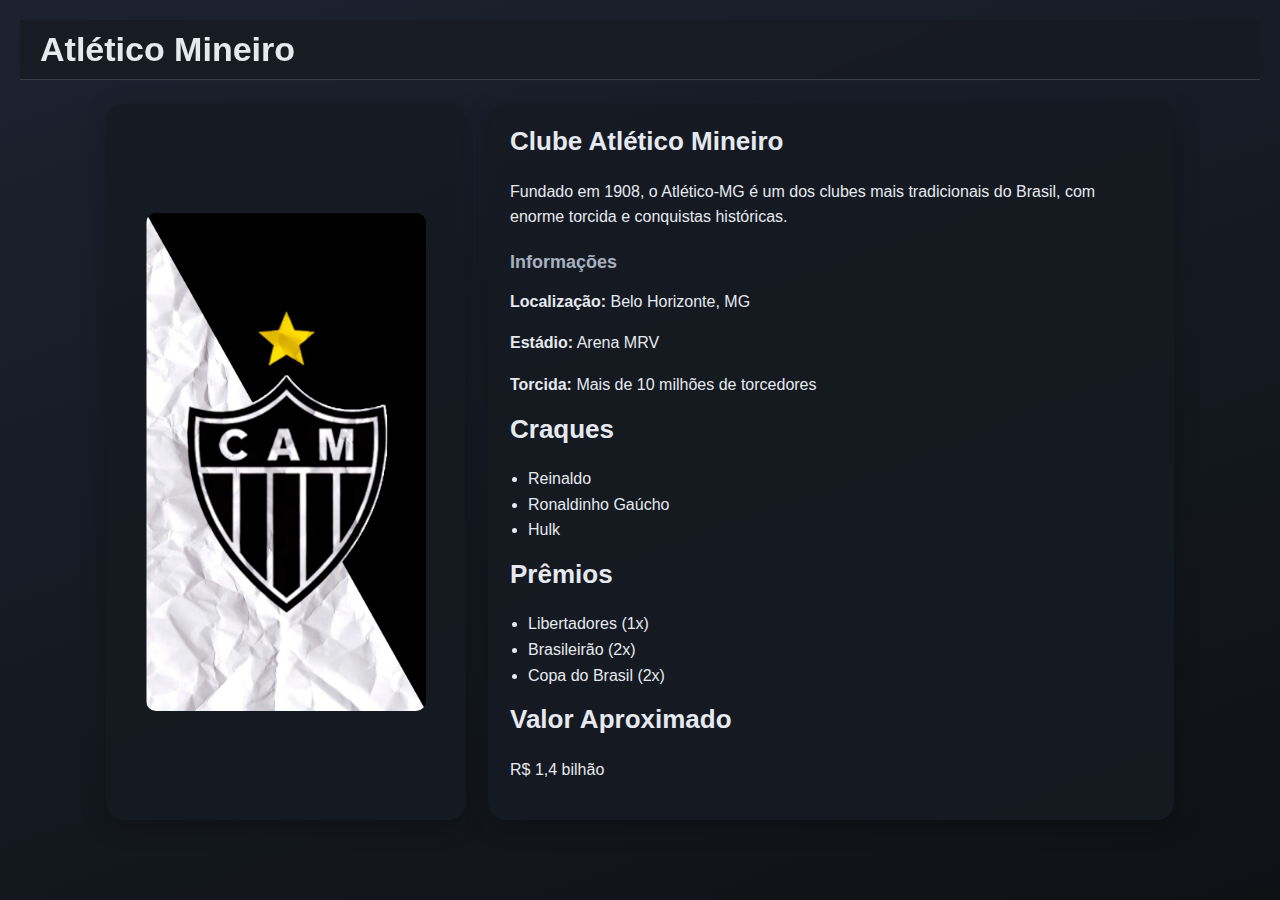
<file: atletico_mg.html>
<!DOCTYPE html>
<html lang="pt-BR">
<head>
  <meta charset="UTF-8">
  <title>Atlético Mineiro</title>
  <link rel="stylesheet" href="style_t.css">
</head>
<body>
  <header><h1>Atlético Mineiro</h1></header>
  <main class="main-container">
    <div class="image-container">
      <img src="img/atletico_mg.png" alt="Atlético-MG Logo" class="card-image">
    </div>
    <div class="info-container">
      <h2>Clube Atlético Mineiro</h2>
      <p>Fundado em 1908, o Atlético-MG é um dos clubes mais tradicionais do Brasil, com enorme torcida e conquistas históricas.</p>  

      <h3>Informações</h3>
      <p><strong>Localização:</strong> Belo Horizonte, MG</p>
      <p><strong>Estádio:</strong> Arena MRV</p>
      <p><strong>Torcida:</strong> Mais de 10 milhões de torcedores</p>

      <h2>Craques</h2>
      <ul>
        <li>Reinaldo</li>
        <li>Ronaldinho Gaúcho</li>
        <li>Hulk</li>
      </ul>

      <h2>Prêmios</h2>
      <ul>
        <li>Libertadores (1x)</li>
        <li>Brasileirão (2x)</li>
        <li>Copa do Brasil (2x)</li>
      </ul>

      <h2>Valor Aproximado</h2>
      <p>R$ 1,4 bilhão</p>
    </div>
  </main>
</body>
</html>
</file>
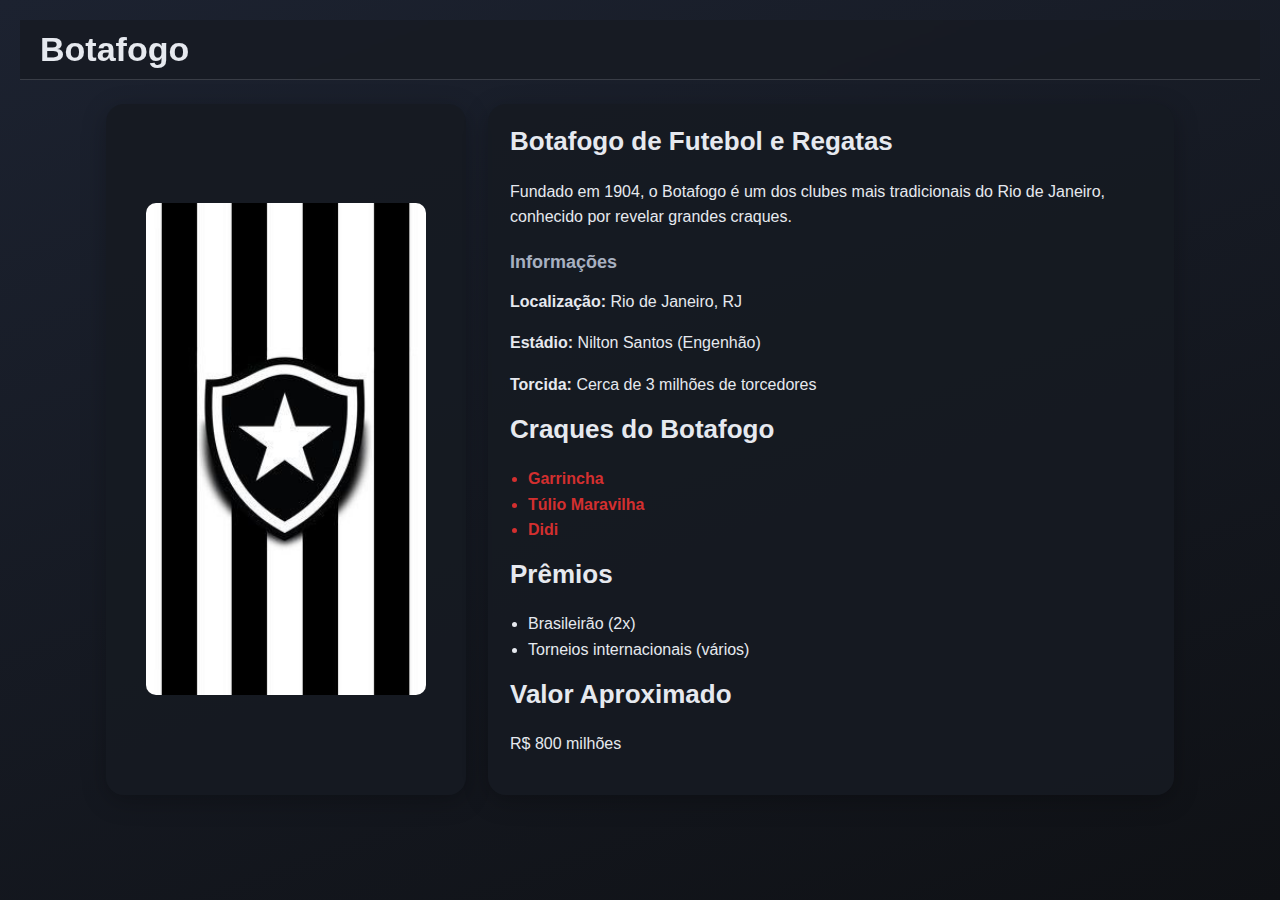
<file: botafogo.html>
<!DOCTYPE html>
<html lang="pt-BR">
<head>
  <meta charset="UTF-8">
  <title>Botafogo</title>
  <link rel="stylesheet" href="style_t.css">
</head>
<body class="theme-botafogo">
  <header><h1>Botafogo</h1></header>
  <main class="main-container">
    <div class="image-container">
      <img src="img/botafogo.png" alt="Botafogo Logo" class="card-image">
    </div>
    <div class="info-container">
      <h2>Botafogo de Futebol e Regatas</h2>
      <p>Fundado em 1904, o Botafogo é um dos clubes mais tradicionais do Rio de Janeiro, conhecido por revelar grandes craques.</p>  

      <h3>Informações</h3>
      <p><strong>Localização:</strong> Rio de Janeiro, RJ</p>
      <p><strong>Estádio:</strong> Nilton Santos (Engenhão)</p>
      <p><strong>Torcida:</strong> Cerca de 3 milhões de torcedores</p>

      <h2>Craques do Botafogo</h2>
      <ul>
        <li class="jogador" data-id="garrincha">Garrincha</li>
        <li class="jogador" data-id="tulioMaravilha">Túlio Maravilha</li>
        <li class="jogador" data-id="didi">Didi</li>
      </ul>
      <div id="card-jogador" class="card-jogador"></div>

      <h2>Prêmios</h2>
      <ul>
        <li>Brasileirão (2x)</li>
        <li>Torneios internacionais (vários)</li>
      </ul>

      <h2>Valor Aproximado</h2>
      <p>R$ 800 milhões</p>
    </div>
    <script src="script_cads.js"></script>
  </main>
</body>
</html>
</file>
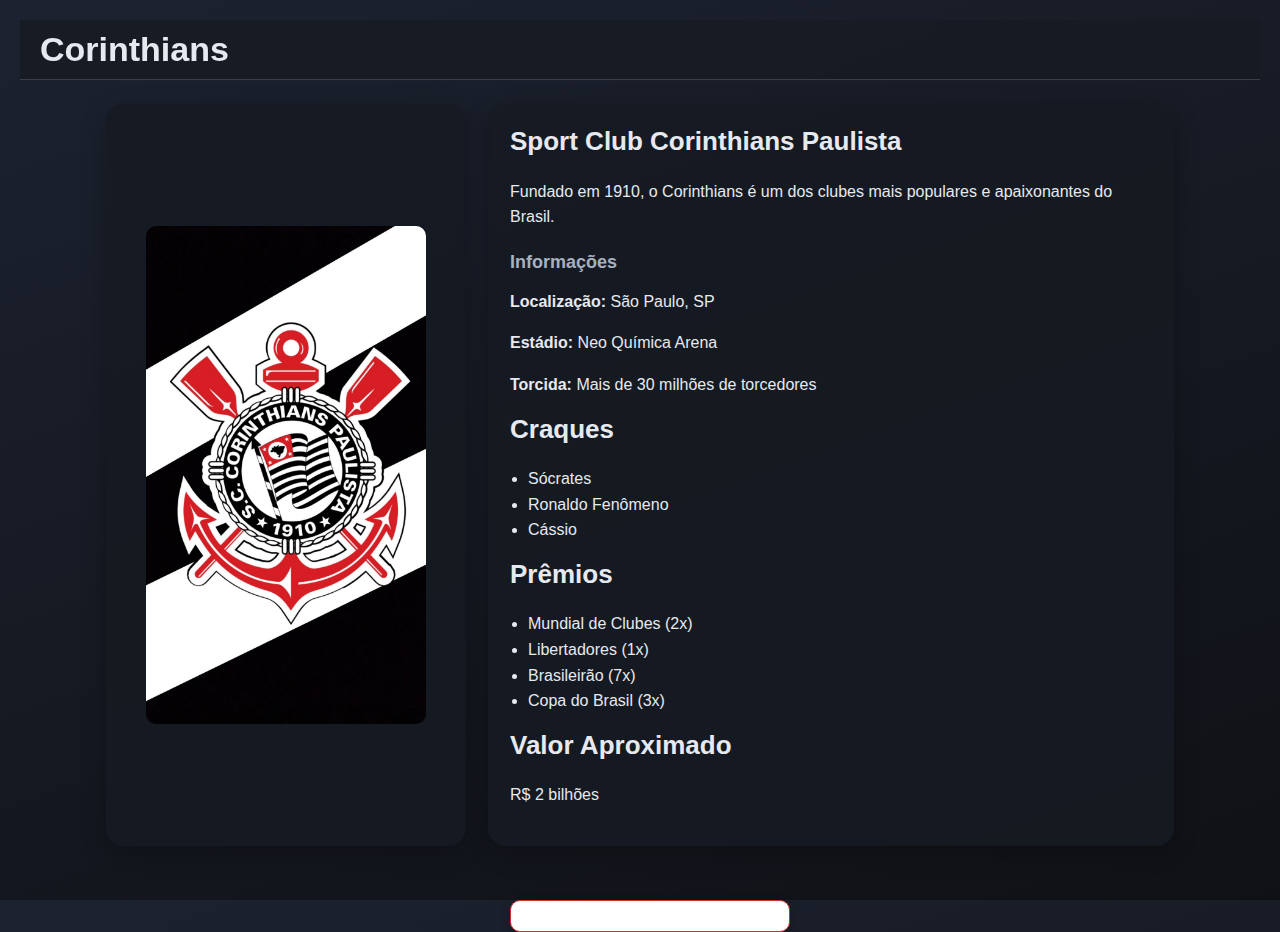
<file: corinthians.html>
<!DOCTYPE html>
<html lang="pt-BR">
<head>
  <meta charset="UTF-8">
  <title>Corinthians</title>
  <link rel="stylesheet" href="style_t.css">
</head>
<body>
  <header><h1>Corinthians</h1></header>
  <main class="main-container">
    <div class="image-container">
      <img src="img/corinthians.png" alt="Corinthians Logo" class="card-image">
    </div>
    <div class="info-container">
      <h2>Sport Club Corinthians Paulista</h2>
      <p>Fundado em 1910, o Corinthians é um dos clubes mais populares e apaixonantes do Brasil.</p>  

      <h3>Informações</h3>
      <p><strong>Localização:</strong> São Paulo, SP</p>
      <p><strong>Estádio:</strong> Neo Química Arena</p>
      <p><strong>Torcida:</strong> Mais de 30 milhões de torcedores</p>

      <h2>Craques</h2>
      <ul>
        <li>Sócrates</li>
        <li>Ronaldo Fenômeno</li>
        <li>Cássio</li>
      </ul>
       <div id="card-jogador" class="card-jogador"></div>
      <h2>Prêmios</h2>
      <ul>
        <li>Mundial de Clubes (2x)</li>
        <li>Libertadores (1x)</li>
        <li>Brasileirão (7x)</li>
        <li>Copa do Brasil (3x)</li>
      </ul>

      <h2>Valor Aproximado</h2>
      <p>R$ 2 bilhões</p>
    </div>
    <script src="script_cads.js"></script>
  </main>
</body>
</html>
</file>
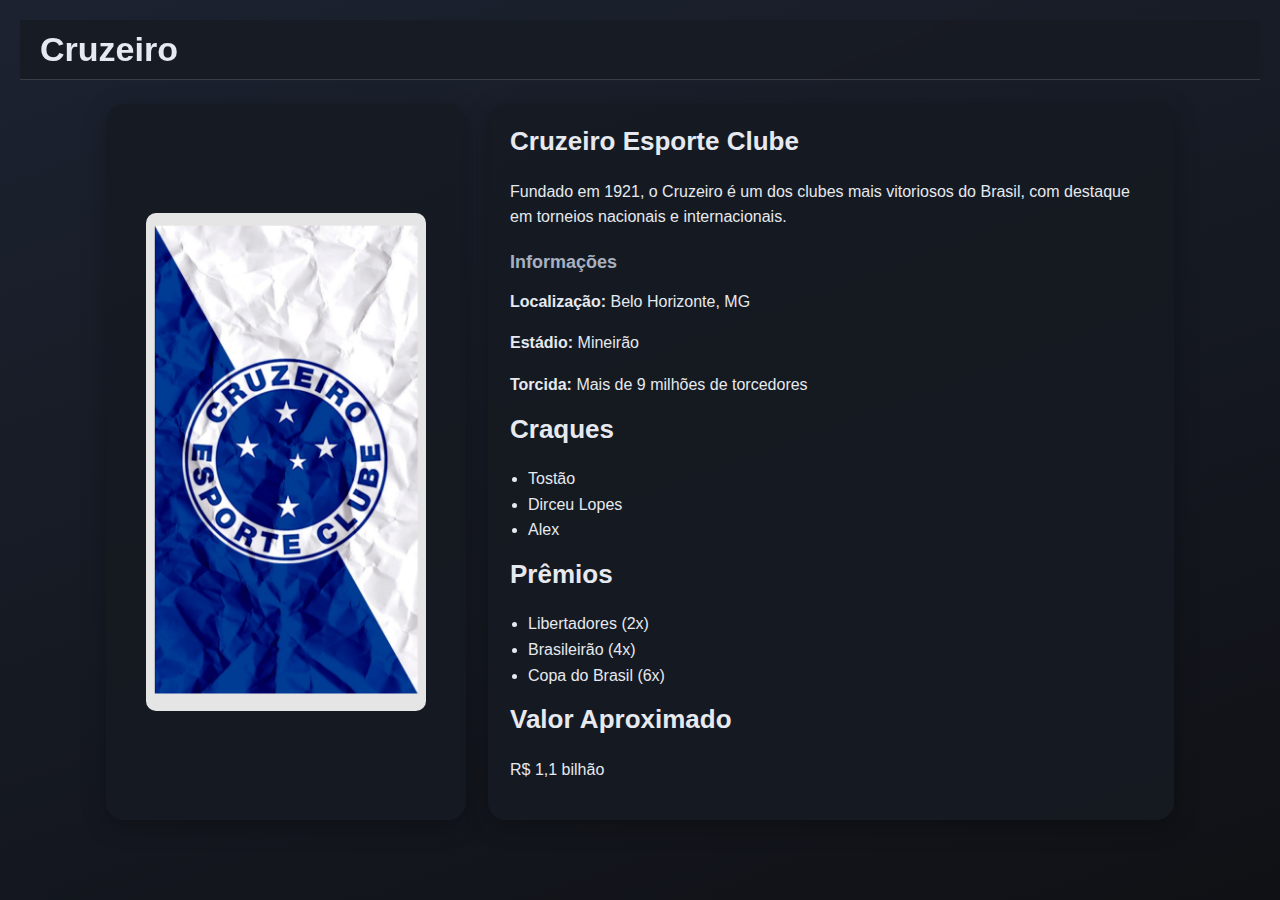
<file: cruzeiro.html>
<!DOCTYPE html>
<html lang="pt-BR">
<head>
  <meta charset="UTF-8">
  <title>Cruzeiro</title>
  <link rel="stylesheet" href="style_t.css">
</head>
<body>
  <header><h1>Cruzeiro</h1></header>
  <main class="main-container">
    <div class="image-container">
      <img src="img/cruzeiro.png" alt="Cruzeiro Logo" class="card-image">
    </div>
    <div class="info-container">
      <h2>Cruzeiro Esporte Clube</h2>
      <p>Fundado em 1921, o Cruzeiro é um dos clubes mais vitoriosos do Brasil, com destaque em torneios nacionais e internacionais.</p>  

      <h3>Informações</h3>
      <p><strong>Localização:</strong> Belo Horizonte, MG</p>
      <p><strong>Estádio:</strong> Mineirão</p>
      <p><strong>Torcida:</strong> Mais de 9 milhões de torcedores</p>

      <h2>Craques</h2>
      <ul>
        <li>Tostão</li>
        <li>Dirceu Lopes</li>
        <li>Alex</li>
      </ul>

      <h2>Prêmios</h2>
      <ul>
        <li>Libertadores (2x)</li>
        <li>Brasileirão (4x)</li>
        <li>Copa do Brasil (6x)</li>
      </ul>

      <h2>Valor Aproximado</h2>
      <p>R$ 1,1 bilhão</p>
    </div>
  </main>
</body>
</html>
</file>
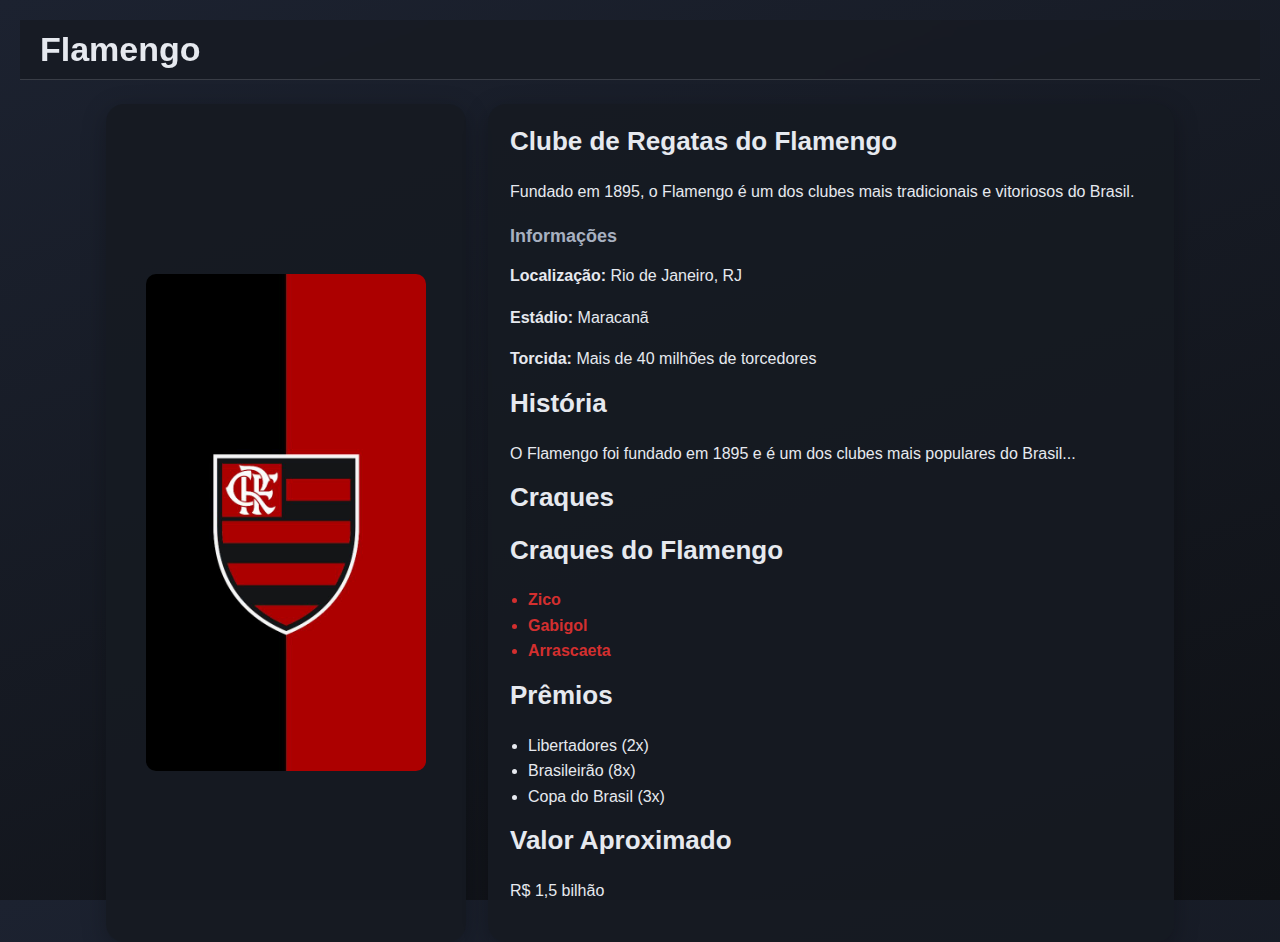
<file: flamengo.html>
<!DOCTYPE html>
<html lang="pt-BR">
<head>
  <meta charset="UTF-8">
  <title>Flamengo</title>
  <link rel="stylesheet" href="style_t.css">
</head>
<body class="theme-flamengo">
  <header><h1>Flamengo</h1></header>
  <main class="main-container">
    <div class="image-container">
      <img src="img/flamengo.png" alt="Flamengo Logo" class="card-image">
    </div>

    <div class="info-container">
      <h2>Clube de Regatas do Flamengo</h2>
      <p>Fundado em 1895, o Flamengo é um dos clubes mais tradicionais e vitoriosos do Brasil.</p>  

      <h3>Informações</h3>
      <p><strong>Localização:</strong> Rio de Janeiro, RJ</p>
      <p><strong>Estádio:</strong> Maracanã</p>
      <p><strong>Torcida:</strong> Mais de 40 milhões de torcedores</p>

      <h2>História</h2>
      <p>O Flamengo foi fundado em 1895 e é um dos clubes mais populares do Brasil...</p> 

      <h2>Craques</h2>
  
  <h2>Craques do Flamengo</h2>
  <ul>
      <li class="jogador" data-id="zico">Zico</li>
      <li class="jogador" data-id="gabigol">Gabigol</li>
      <li class="jogador" data-id="arrascaeta">Arrascaeta</li>
    </ul>
    <div id="card-jogador" class="card-jogador"></div>



      <h2>Prêmios</h2>
      <ul>
        <li>Libertadores (2x)</li>
        <li>Brasileirão (8x)</li>
        <li>Copa do Brasil (3x)</li>
      </ul>

      <h2>Valor Aproximado</h2>
      <p>R$ 1,5 bilhão</p>
    </div>
  </main>

  <script src="script_cads.js"></script>
</body>
</html>
</file>
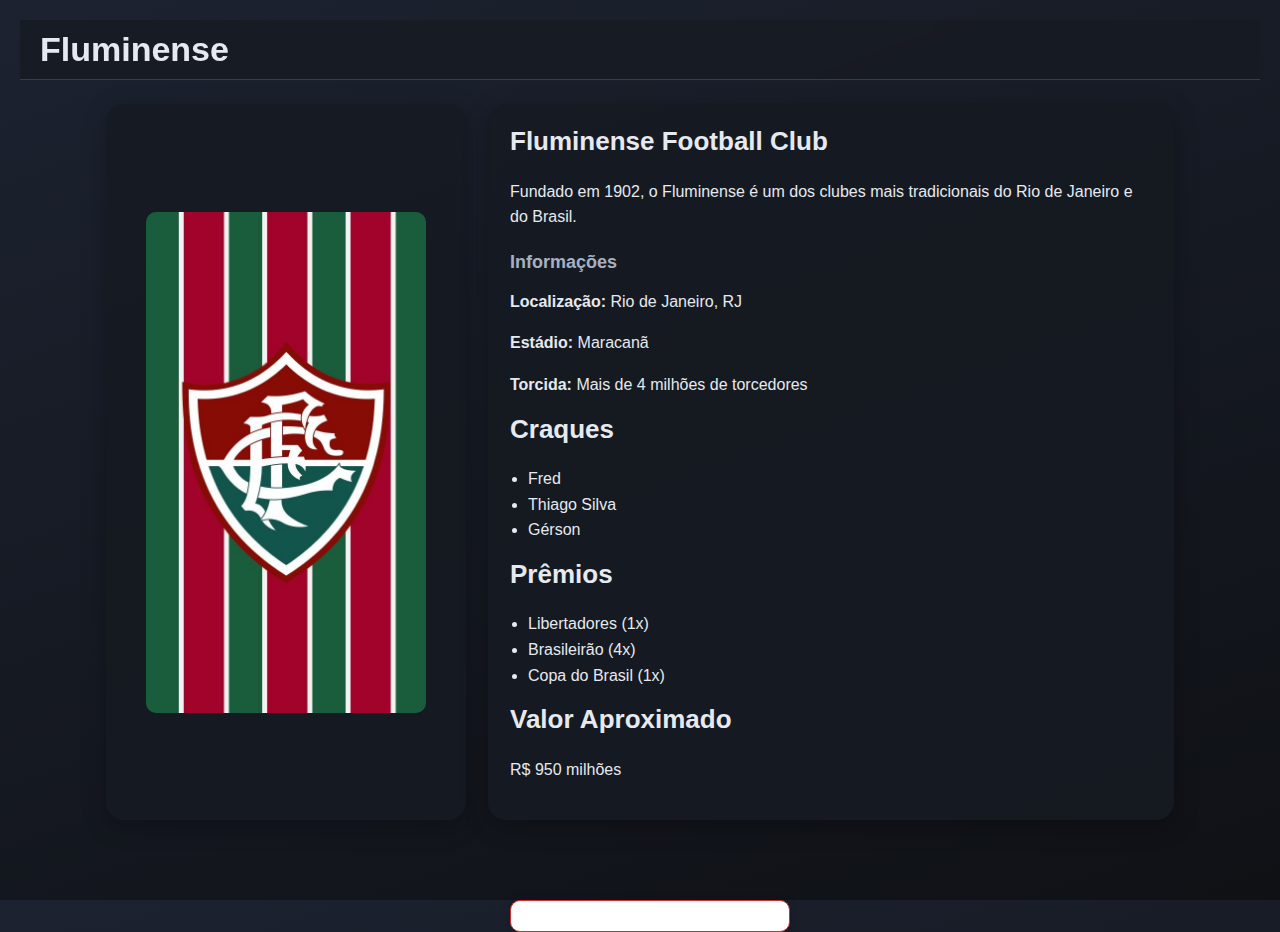
<file: fluminense.html>
<!DOCTYPE html>
<html lang="pt-BR">
<head>
  <meta charset="UTF-8">
  <title>Fluminense</title>
  <link rel="stylesheet" href="style_t.css">
</head>
<body>
  <header><h1>Fluminense</h1></header>
  <main class="main-container">
    <div class="image-container">
      <img src="img/fluminense.png" alt="Fluminense Logo" class="card-image">
    </div>
    <div class="info-container">
      <h2>Fluminense Football Club</h2>
      <p>Fundado em 1902, o Fluminense é um dos clubes mais tradicionais do Rio de Janeiro e do Brasil.</p>  

      <h3>Informações</h3>
      <p><strong>Localização:</strong> Rio de Janeiro, RJ</p>
      <p><strong>Estádio:</strong> Maracanã</p>
      <p><strong>Torcida:</strong> Mais de 4 milhões de torcedores</p>

      <h2>Craques</h2>
      <ul>
        <li>Fred</li>
        <li>Thiago Silva</li>
        <li>Gérson</li>
      </ul>
       <div id="card-jogador" class="card-jogador"></div>

      <h2>Prêmios</h2>
      <ul>
        <li>Libertadores (1x)</li>
        <li>Brasileirão (4x)</li>
        <li>Copa do Brasil (1x)</li>
      </ul>

      <h2>Valor Aproximado</h2>
      <p>R$ 950 milhões</p>
    </div>
    <script src="script_cads.js"></script>
  </main>
</body>
</html>
</file>
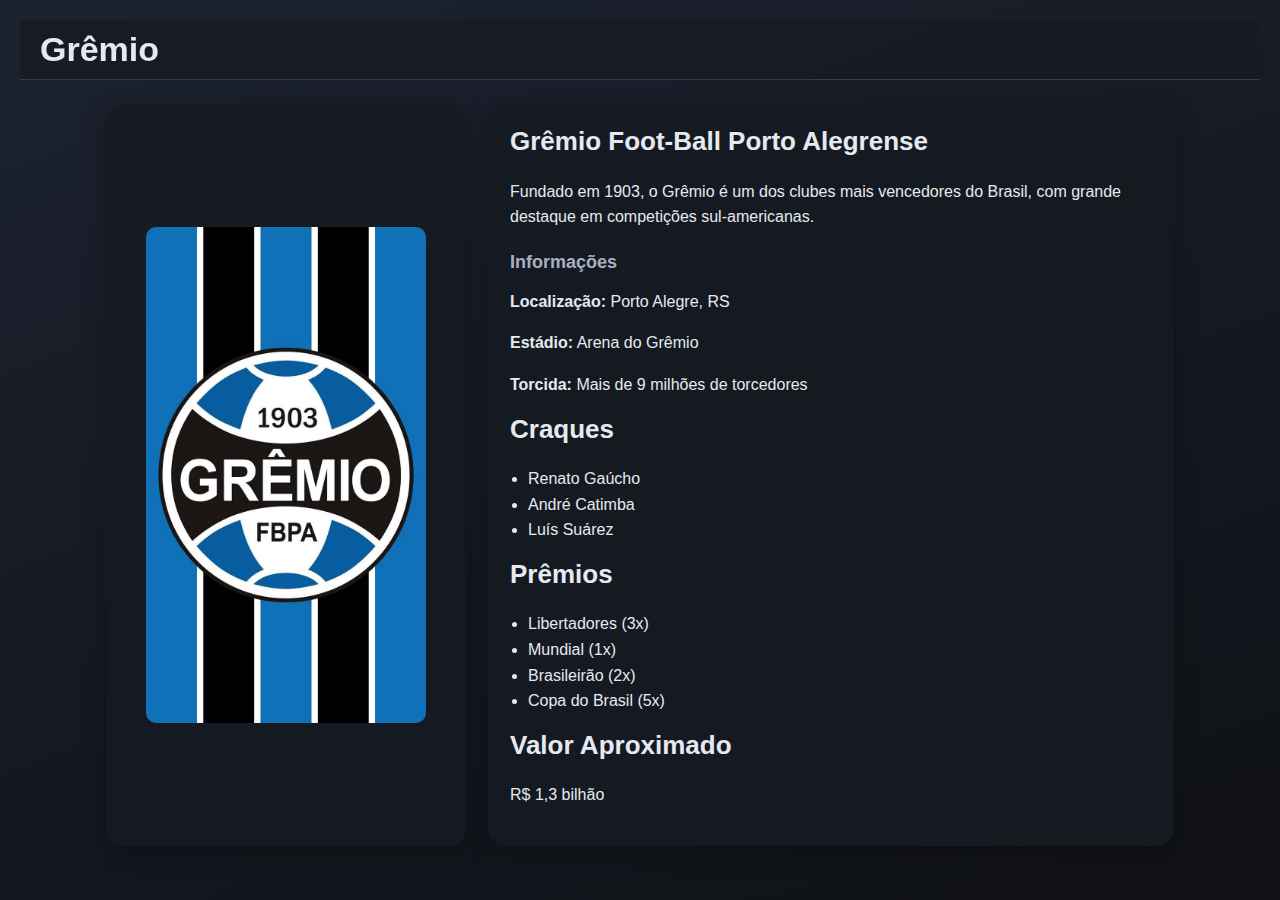
<file: gremio.html>
<!DOCTYPE html>
<html lang="pt-BR">
<head>
  <meta charset="UTF-8">
  <title>Grêmio</title>
  <link rel="stylesheet" href="style_t.css">
</head>
<body>
  <header><h1>Grêmio</h1></header>
  <main class="main-container">
    <div class="image-container">
      <img src="img/gremio.png" alt="Grêmio Logo" class="card-image">
    </div>
    <div class="info-container">
      <h2>Grêmio Foot-Ball Porto Alegrense</h2>
      <p>Fundado em 1903, o Grêmio é um dos clubes mais vencedores do Brasil, com grande destaque em competições sul-americanas.</p>  

      <h3>Informações</h3>
      <p><strong>Localização:</strong> Porto Alegre, RS</p>
      <p><strong>Estádio:</strong> Arena do Grêmio</p>
      <p><strong>Torcida:</strong> Mais de 9 milhões de torcedores</p>

      <h2>Craques</h2>
      <ul>
        <li>Renato Gaúcho</li>
        <li>André Catimba</li>
        <li>Luís Suárez</li>
      </ul>

      <h2>Prêmios</h2>
      <ul>
        <li>Libertadores (3x)</li>
        <li>Mundial (1x)</li>
        <li>Brasileirão (2x)</li>
        <li>Copa do Brasil (5x)</li>
      </ul>

      <h2>Valor Aproximado</h2>
      <p>R$ 1,3 bilhão</p>
    </div>
  </main>
</body>
</html>
</file>
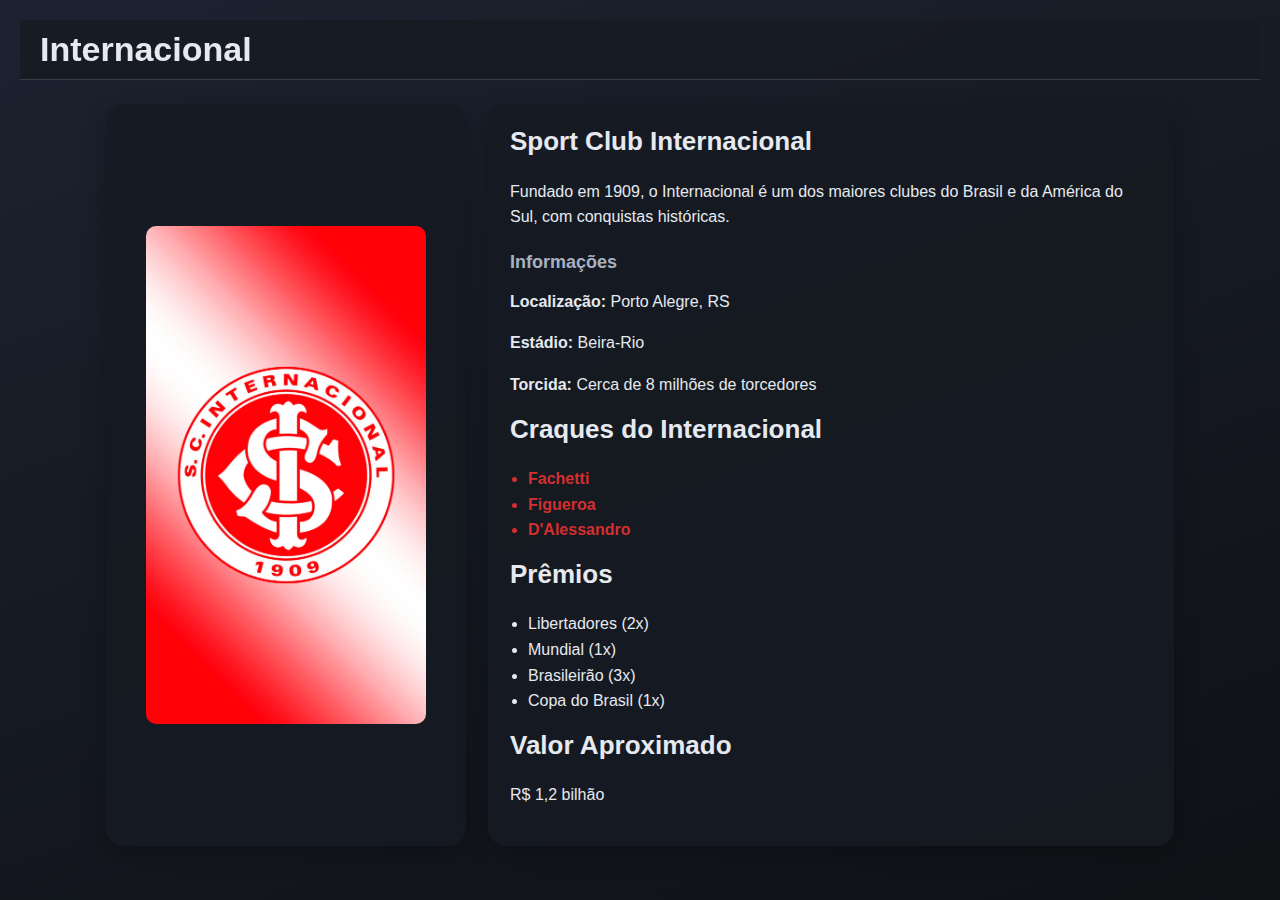
<file: internacional.html>
<!DOCTYPE html>
<html lang="pt-BR">
<head>
  <meta charset="UTF-8">
  <title>Internacional</title>
  <link rel="stylesheet" href="style_t.css">
</head>
<body class="theme-internacional">
  <header><h1>Internacional</h1></header>
  <main class="main-container">
    <div class="image-container">
      <img src="img/internacional.png" alt="Internacional Logo" class="card-image">
    </div>
    <div class="info-container">
      <h2>Sport Club Internacional</h2>
      <p>Fundado em 1909, o Internacional é um dos maiores clubes do Brasil e da América do Sul, com conquistas históricas.</p>  

      <h3>Informações</h3>
      <p><strong>Localização:</strong> Porto Alegre, RS</p>
      <p><strong>Estádio:</strong> Beira-Rio</p>
      <p><strong>Torcida:</strong> Cerca de 8 milhões de torcedores</p>
      <h2>Craques do Internacional</h2>
      <ul>
        <li class="jogador" data-id="fachetti">Fachetti</li>
        <li class="jogador" data-id="figueroa">Figueroa</li>
        <li class="jogador" data-id="dAlessandro">D'Alessandro</li>
      </ul>
      <div id="card-jogador" class="card-jogador"></div>


      <h2>Prêmios</h2>
      <ul>
        <li>Libertadores (2x)</li>
        <li>Mundial (1x)</li>
        <li>Brasileirão (3x)</li>
        <li>Copa do Brasil (1x)</li>
      </ul>

      <h2>Valor Aproximado</h2>
      <p>R$ 1,2 bilhão</p>
    </div>
  </main>
  <script src="script_cads.js"></script>
</body>
</html>
</file>
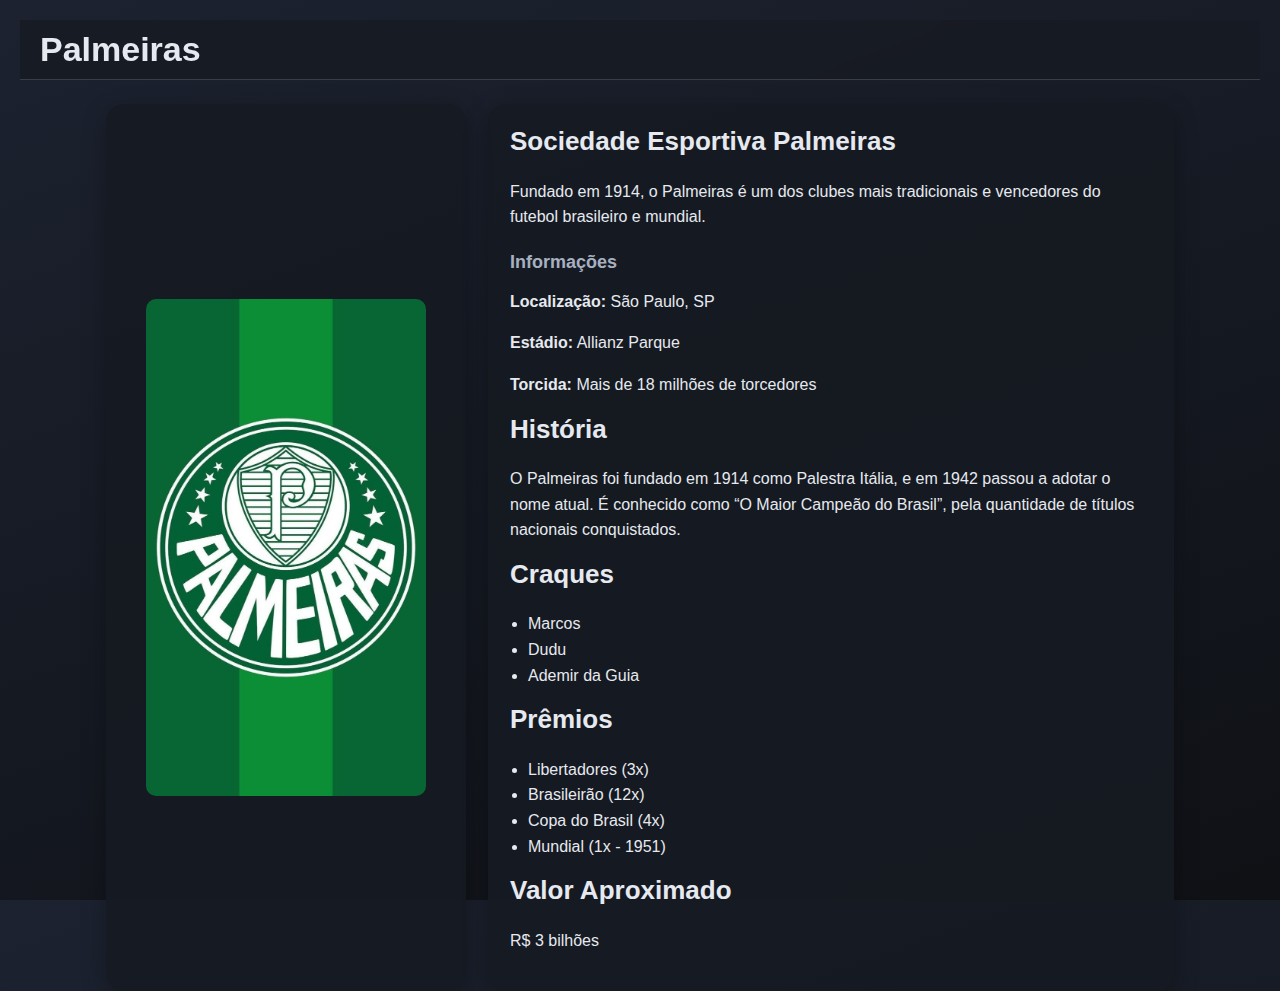
<file: palmeiras.html>
<!DOCTYPE html>
<html lang="pt-BR">
<head>
  <meta charset="UTF-8">
  <title>Palmeiras</title>
  <link rel="stylesheet" href="style_t.css">
</head>
<body>
  <header><h1>Palmeiras</h1></header>
  <main class="main-container">
    <div class="image-container">
      <img src="img/palmeiras.png" alt="Palmeiras Logo" class="card-image">
    </div>
    <div class="info-container">
      <h2>Sociedade Esportiva Palmeiras</h2>
      <p>Fundado em 1914, o Palmeiras é um dos clubes mais tradicionais e vencedores do futebol brasileiro e mundial.</p>  
      
      <h3>Informações</h3>
      <p><strong>Localização:</strong> São Paulo, SP</p>
      <p><strong>Estádio:</strong> Allianz Parque</p>
      <p><strong>Torcida:</strong> Mais de 18 milhões de torcedores</p>

      <h2>História</h2>
      <p>O Palmeiras foi fundado em 1914 como Palestra Itália, e em 1942 passou a adotar o nome atual. É conhecido como “O Maior Campeão do Brasil”, pela quantidade de títulos nacionais conquistados.</p> 

      <h2>Craques</h2>
      <ul>
        <li>Marcos</li>
        <li>Dudu</li>
        <li>Ademir da Guia</li>
      </ul>

      <h2>Prêmios</h2>
      <ul>
        <li>Libertadores (3x)</li>
        <li>Brasileirão (12x)</li>
        <li>Copa do Brasil (4x)</li>
        <li>Mundial (1x - 1951)</li>
      </ul>

      <h2>Valor Aproximado</h2>
      <p>R$ 3 bilhões</p>
    </div>
  </main>
</body>
</html>
</file>
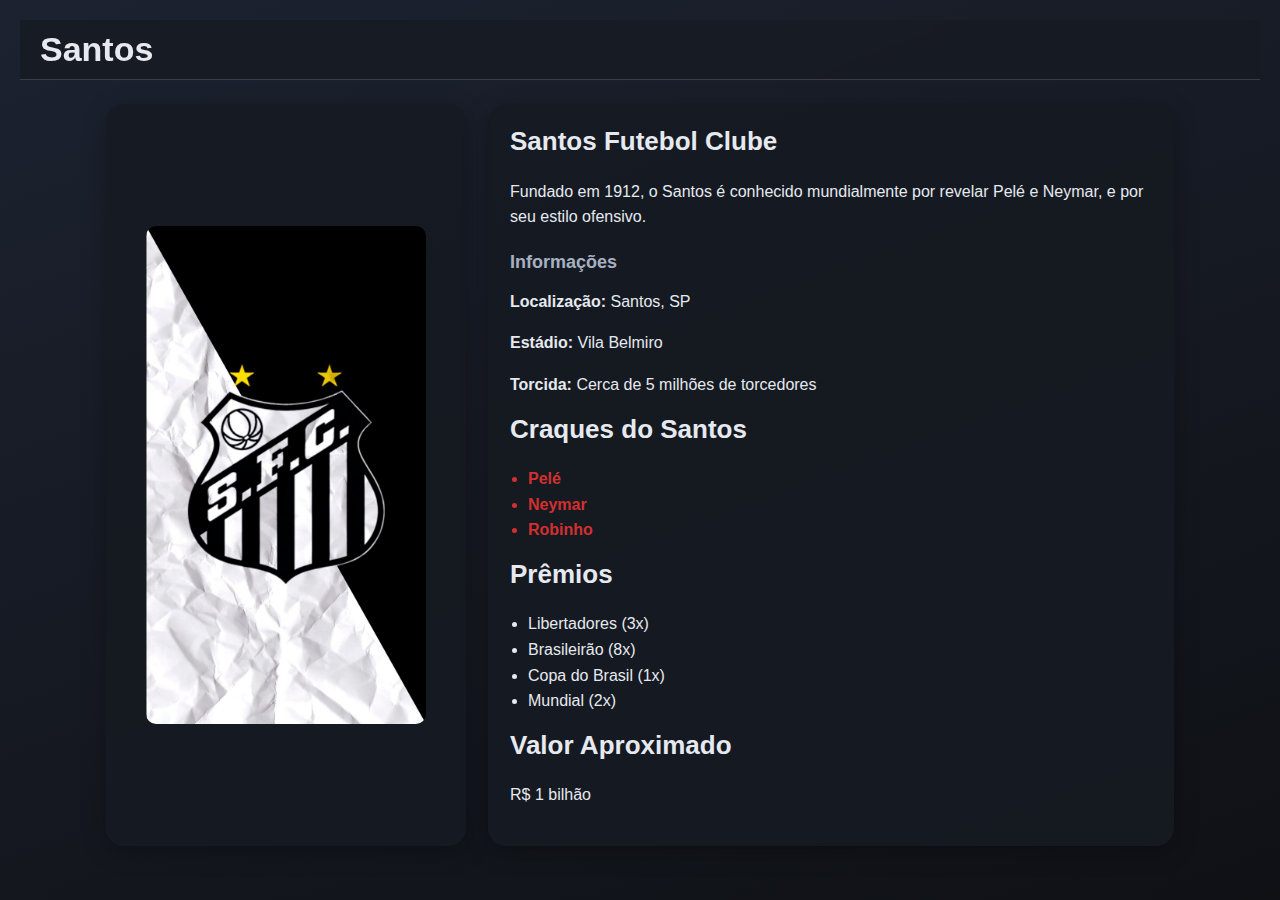
<file: santos.html>
<!DOCTYPE html>
<html lang="pt-BR">
<head>
  <meta charset="UTF-8">
  <title>Santos</title>
  <link rel="stylesheet" href="style_t.css">
</head>
<body class="theme-santos">
  <header><h1>Santos</h1></header>
  <main class="main-container">
    <div class="image-container">
      <img src="img/santos.png" alt="Santos Logo" class="card-image">
    </div>
    <div class="info-container">
      <h2>Santos Futebol Clube</h2>
      <p>Fundado em 1912, o Santos é conhecido mundialmente por revelar Pelé e Neymar, e por seu estilo ofensivo.</p>  

      <h3>Informações</h3>
      <p><strong>Localização:</strong> Santos, SP</p>
      <p><strong>Estádio:</strong> Vila Belmiro</p>
      <p><strong>Torcida:</strong> Cerca de 5 milhões de torcedores</p>
      <h2>Craques do Santos</h2>
      <ul>
        <li class="jogador" data-id="pele">Pelé</li>
        <li class="jogador" data-id="neymar">Neymar</li>
        <li class="jogador" data-id="robinho">Robinho</li>
      </ul>
      <div id="card-jogador" class="card-jogador"></div>

      <h2>Prêmios</h2>
      <ul>
        <li>Libertadores (3x)</li>
        <li>Brasileirão (8x)</li>
        <li>Copa do Brasil (1x)</li>
        <li>Mundial (2x)</li>
      </ul>

      <h2>Valor Aproximado</h2>
      <p>R$ 1 bilhão</p>
    </div>
    <script src="script_cads.js"></script>
  </main>
</body>
</html>
</file>
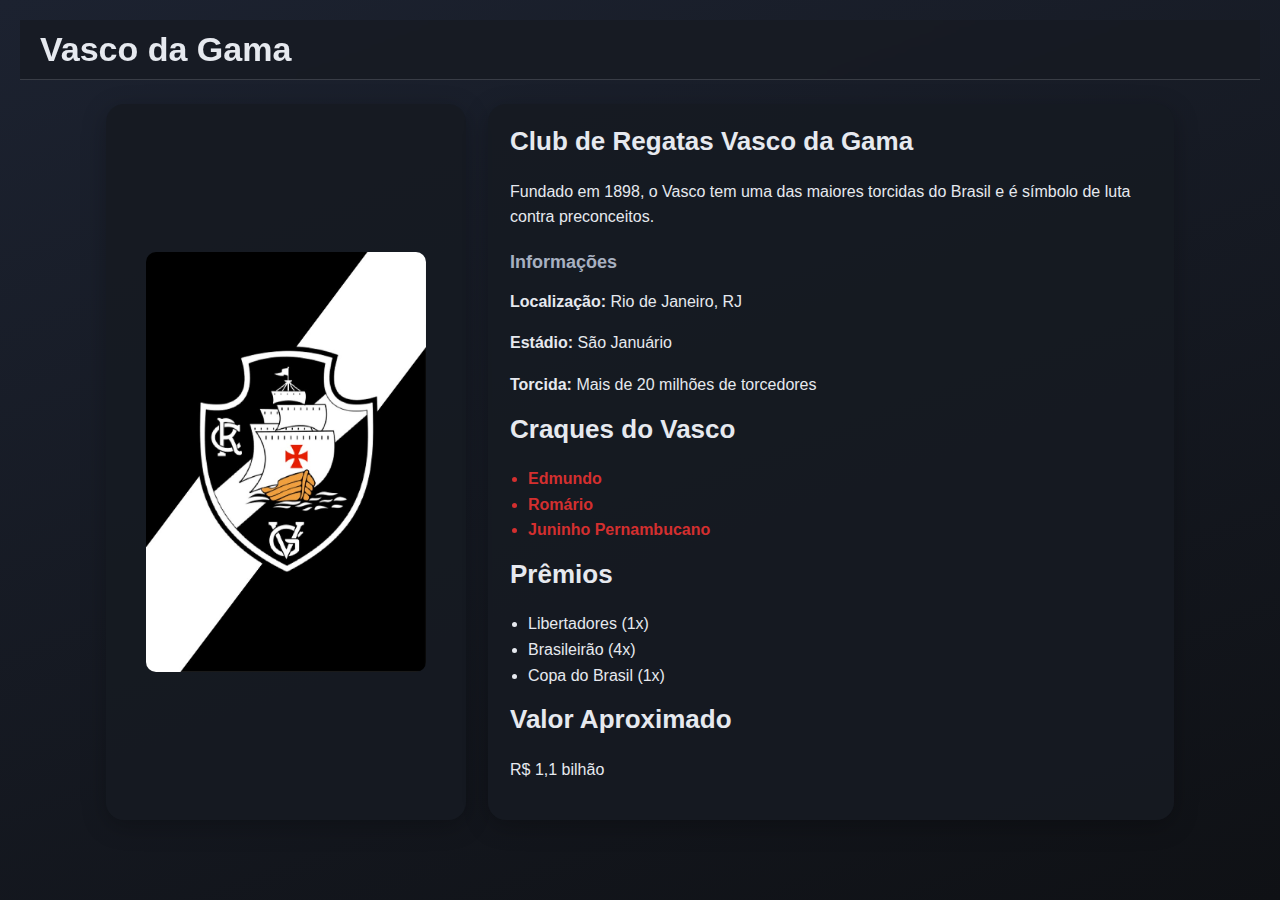
<file: vasco.html>
<!DOCTYPE html>
<html lang="pt-BR">
<head>
  <meta charset="UTF-8">
  <title>Vasco da Gama</title>
  <link rel="stylesheet" href="style_t.css">
</head>
<body class="theme-vasco">
  <header><h1>Vasco da Gama</h1></header>
  <main class="main-container">
    <div class="image-container">
      <img src="img/vasco.png" alt="Vasco Logo" class="card-image">
    </div>
    <div class="info-container">
      <h2>Club de Regatas Vasco da Gama</h2>
      <p>Fundado em 1898, o Vasco tem uma das maiores torcidas do Brasil e é símbolo de luta contra preconceitos.</p>  

      <h3>Informações</h3>
      <p><strong>Localização:</strong> Rio de Janeiro, RJ</p>
      <p><strong>Estádio:</strong> São Januário</p>
      <p><strong>Torcida:</strong> Mais de 20 milhões de torcedores</p>
      <h2>Craques do Vasco</h2>
      <ul>
        <li class="jogador" data-id="edmundo">Edmundo</li>
        <li class="jogador" data-id="romario">Romário</li>
        <li class="jogador" data-id="juninhoPernambucano">Juninho Pernambucano</li>
      </ul>
      <div id="card-jogador" class="card-jogador"></div>

      <h2>Prêmios</h2>
      <ul>
        <li>Libertadores (1x)</li>
        <li>Brasileirão (4x)</li>
        <li>Copa do Brasil (1x)</li>
      </ul>

      <h2>Valor Aproximado</h2>
      <p>R$ 1,1 bilhão</p>
    </div>
    <script src="script_cads.js"></script>
  </main>
</body>
</html>
</file>
<file: style_t.css>
/* Reset básico e variáveis */
:root {
  --bg: #0f1115;
  --surface: #161a22;
  --surface-2: #1c2230;
  --text: #e6e9ef;
  --muted: #a7b0c0;
  --accent: #8a8f98;
  --accent-contrast: #0b0d12;
  --radius: 18px;
  --shadow: 0 6px 24px rgba(0,0,0,.25);
  --maxw: 1100px;
}

* { box-sizing: border-box; }
html, body { height: 100%; margin: 0; font-family: Arial, sans-serif; }
body {
  background: linear-gradient(160deg, var(--surface-2), var(--bg));
  color: var(--text);
  padding: 20px;
}

/* Cabeçalho */
header {
  position: sticky;
  top: 0;
  background: color-mix(in oklab, var(--surface), transparent 20%);
  backdrop-filter: blur(8px);
  border-bottom: 1px solid color-mix(in oklab, var(--accent), transparent 70%);
  z-index: 10;
  padding: 10px 20px;
}
header h1 { margin: 0; font-size: clamp(20px, 3vw, 34px); }

/* Layout principal */
.main-container {
  max-width: var(--maxw);
  margin: 24px auto;
  display: grid;
  grid-template-columns: 360px 1fr;
  gap: 22px;
  padding: 0 16px;
}

.image-container {
  background: color-mix(in oklab, var(--surface), transparent 8%);
  border-radius: var(--radius);
  box-shadow: var(--shadow);
  padding: 18px;
  display: flex;
  justify-content: center;
  align-items: center;
}

.card-image { width: 100%; max-width: 280px; height: auto; border-radius: 10px; }

.info-container {
  background: color-mix(in oklab, var(--surface), transparent 8%);
  border-radius: var(--radius);
  box-shadow: var(--shadow);
  padding: 22px;
}

.info-container h2 { font-size: clamp(20px, 2.5vw, 26px); margin-top: 0; }
.info-container h3 { font-size: clamp(16px, 2vw, 18px); margin: 22px 0 10px; color: var(--muted); font-weight: 600; }
.info-container p, .info-container li { line-height: 1.6; font-size: clamp(14px, 1.5vw, 16px); }
.info-container ul { padding-left: 18px; }

/* Lista de craques */
.cracks-list { list-style: none; padding: 0; display: flex; flex-wrap: wrap; gap: 10px; }
.jogador {
  color: #d32f2f;
  font-weight: bold;
  cursor: pointer;
  position: relative;
  
}

/* Card jogador */
.card-jogador {
  top: 100%;
  display: none;
  position: absolute;
  background-color: #fff;
  border: 1px solid #d32f2f;
  padding: 15px;
  border-radius: 10px;
  width: 90%;
  max-width: 280px;
  box-shadow: 0 4px 12px rgba(0,0,0,0.2);
  z-index: 10;
  font-size: 14px;
  color: #333;
  transition: opacity 0.3s ease, transform 0.3s ease;
  text-align: center;
  display: flex;
  flex-direction: column;
  align-items: center;
pointer-events: none;
}

.card-jogador img {
  width: 100%;
  max-width: 150px; /* limite máximo da imagem */
  height: auto;
  border-radius: 10px;
  object-fit: contain;
  border: 1px solid #d32f2f;
  margin-bottom: 12px;
}

/* Lista de cards (página inicial) */
#card-container {
  display: grid;
  grid-template-columns: repeat(auto-fit, minmax(180px, 1fr));
  gap: 16px;
  margin: 26px auto 60px;
  padding: 0 16px;
  flex-direction: column;
}
.card-jogador p, .card-jogador h3 {
  margin: 6px 0;
  word-wrap: break-word; /* evita que texto quebre fora do card */
} 

/* Card genérico */
.card {
  background: var(--surface);
  border-radius: var(--radius);
  box-shadow: var(--shadow);
  padding: 18px;
  text-align: center;
  cursor: pointer;
  transition: transform .17s ease, box-shadow .17s ease, border-color .17s ease;
}
.card:hover {
  transform: translateY(-3px);
  border-color: var(--accent);
  box-shadow: 0 8px 30px color-mix(in oklab, var(--accent), transparent 70%);
}
.jogador:hover .card-jogador {
  display: flex; /* mostra o card */
  flex-direction: column;
  align-items: center;
}

/* Responsividade */
@media (max-width: 1024px) {
  .main-container { grid-template-columns: 1fr 1fr; gap: 18px; }
  .card-image { max-width: 220px; }
}

@media (max-width: 860px) {
  .main-container { grid-template-columns: 1fr; }
  .image-container { order: -1; margin-bottom: 20px; }
  .card-image { width: 60%; margin: 0 auto; }
  .info-container { padding: 16px; }
  .cracks-list { flex-direction: column; gap: 8px; }
}

@media (max-width: 480px) {
  header h1 { font-size: 20px; }
  .card-image { width: 80%; }
  .card-jogador { width: 90%; left: 5% !important; top: auto !important; position: relative; margin-top: 10px; }
}
</file>
